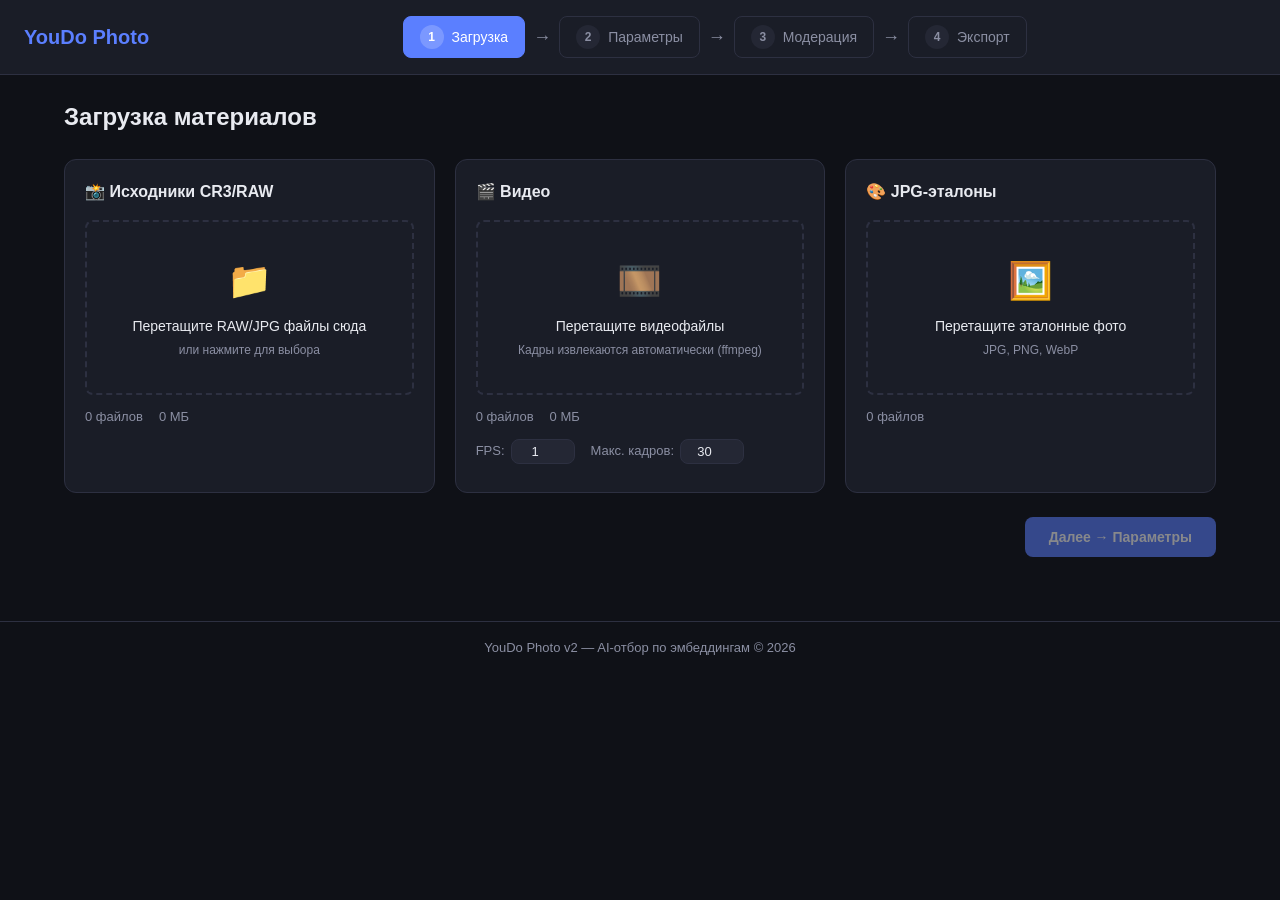
<file: frontend/index.html>
<!DOCTYPE html>
<html lang="ru">
<head>
  <meta charset="UTF-8">
  <meta name="viewport" content="width=device-width, initial-scale=1.0">
  <title>YouDo Photo — AI-отбор интерьерных фото</title>
  <link rel="stylesheet" href="css/style.css?v=8">
</head>
<body>
  <!-- Header -->
  <header class="header">
    <div class="logo">YouDo Photo</div>
    <nav class="steps-nav" id="stepsNav">
      <button class="step-btn active" data-step="1">
        <span class="step-num">1</span>
        <span class="step-label">Загрузка</span>
      </button>
      <div class="step-arrow">→</div>
      <button class="step-btn" data-step="2">
        <span class="step-num">2</span>
        <span class="step-label">Параметры</span>
      </button>
      <div class="step-arrow">→</div>
      <button class="step-btn" data-step="3">
        <span class="step-num">3</span>
        <span class="step-label">Модерация</span>
      </button>
      <div class="step-arrow">→</div>
      <button class="step-btn" data-step="4">
        <span class="step-num">4</span>
        <span class="step-label">Экспорт</span>
      </button>
    </nav>
  </header>

  <main class="main">

    <!-- ═══ Step 1: Загрузка ═══ -->
    <section class="step-panel active" id="step1">
      <h2>Загрузка материалов</h2>

      <div class="upload-grid">
        <!-- RAW/CR3 -->
        <div class="upload-block">
          <h3>📸 Исходники CR3/RAW</h3>
          <div class="dropzone" id="dropzoneRaw" data-accept=".cr3,.cr2,.nef,.arw,.raf,.rw2,.dng,.raw,.jpg,.jpeg,.png,.tiff,.tif,.bmp,.webp">
            <div class="dropzone-icon">📁</div>
            <p>Перетащите RAW/JPG файлы сюда</p>
            <span class="dropzone-hint">или нажмите для выбора</span>
            <input type="file" multiple accept=".cr3,.cr2,.nef,.arw,.raf,.rw2,.dng,.raw,.jpg,.jpeg,.png,.tiff,.tif,.bmp,.webp" class="hidden-file-input">
          </div>
          <div class="upload-info" id="rawInfo">
            <span class="file-count">0 файлов</span>
            <span class="file-size">0 МБ</span>
          </div>
          <div class="file-list" id="rawList"></div>
        </div>

        <!-- Видео -->
        <div class="upload-block">
          <h3>🎬 Видео</h3>
          <div class="dropzone" id="dropzoneVideo" data-accept=".mp4,.mov,.avi,.mkv,.webm,.m4v,.wmv,.flv,.3gp">
            <div class="dropzone-icon">🎞️</div>
            <p>Перетащите видеофайлы</p>
            <span class="dropzone-hint">Кадры извлекаются автоматически (ffmpeg)</span>
            <input type="file" multiple accept=".mp4,.mov,.avi,.mkv,.webm,.m4v,.wmv,.flv,.3gp" class="hidden-file-input">
          </div>
          <div class="upload-info" id="videoInfo">
            <span class="file-count">0 файлов</span>
            <span class="file-size">0 МБ</span>
          </div>
          <div class="video-options">
            <label>FPS: <input type="number" id="videoFps" value="1" min="0.2" max="5" step="0.2"></label>
            <label>Макс. кадров: <input type="number" id="videoMaxFrames" value="30" min="1" max="200"></label>
          </div>
          <div class="file-list" id="videoList"></div>
        </div>

        <!-- JPG эталоны -->
        <div class="upload-block">
          <h3>🎨 JPG-эталоны</h3>
          <div class="dropzone" id="dropzoneRef" data-accept=".jpg,.jpeg,.png,.webp">
            <div class="dropzone-icon">🖼️</div>
            <p>Перетащите эталонные фото</p>
            <span class="dropzone-hint">JPG, PNG, WebP</span>
            <input type="file" multiple accept=".jpg,.jpeg,.png,.webp" class="hidden-file-input">
          </div>
          <div class="upload-info" id="refInfo">
            <span class="file-count">0 файлов</span>
          </div>
          <div class="preview-grid" id="refPreview"></div>
        </div>
      </div>

      <div class="step-actions">
        <button class="btn btn-primary" id="btnToStep2" disabled>Далее → Параметры</button>
      </div>
    </section>

    <!-- ═══ Step 2: Параметры ═══ -->
    <section class="step-panel" id="step2">
      <h2>Параметры анализа</h2>

      <div class="params-grid">
        <div class="param-block">
          <h3>🔍 Критерии отбора</h3>

          <div class="param-row">
            <label>Порог сходства</label>
            <input type="range" min="50" max="99" value="75" id="paramThreshold">
            <span class="range-val" data-for="paramThreshold">75%</span>
          </div>

          <div class="param-row">
            <label>Top-K лучших</label>
            <input type="number" id="paramTopK" value="0" min="0" max="9999" placeholder="0 = все">
            <span class="param-hint">0 = без ограничений</span>
          </div>

          <div class="param-row">
            <label>Несколько эталонов</label>
            <select id="paramRefMethod">
              <option value="max">Максимум сходства</option>
              <option value="mean">Среднее сходство</option>
              <option value="weighted">Взвешенное (первый — основной)</option>
            </select>
          </div>
        </div>

        <div class="param-block">
          <h3>🧠 Модель AI</h3>

          <div class="param-row">
            <label>Модель эмбеддингов</label>
            <select id="paramModel">
              <option value="" selected>Авто (по RAM)</option>
              <option value="mobilenet_v3">MobileNetV3 (ultra-light, для free tier)</option>
              <option value="resnet50">ResNet50 (быстрый, базовый)</option>
              <option value="clip_vit_b32">CLIP ViT-B/32 (семантический)</option>
              <option value="openclip_vit_l14">OpenCLIP ViT-L/14 (★ лучшее, нужно ≥2GB RAM)</option>
              <option value="dinov2_vits14">DINOv2 ViT-S/14 (визуальное сходство)</option>
            </select>
          </div>

          <div class="param-row">
            <label>Макс. сторона (px)</label>
            <input type="number" id="paramMaxSide" value="512" min="256" max="4096" step="256">
          </div>
        </div>
      </div>

      <div class="step-actions">
        <button class="btn btn-secondary" id="btnBackTo1">← Назад</button>
        <button class="btn btn-primary" id="btnAnalyze">🔍 Запустить анализ</button>
      </div>

      <!-- Прогресс анализа -->
      <div class="analysis-progress" id="analysisProgress" hidden>
        <div class="progress-spinner"></div>
        <div class="progress-text" id="progressText">Подготовка...</div>
        <div class="progress-bar">
          <div class="progress-fill" id="progressFill"></div>
        </div>
      </div>
    </section>

    <!-- ═══ Step 3: Модерация ═══ -->
    <section class="step-panel" id="step3">
      <h2>Модерация</h2>

      <div class="moderation-toolbar">
        <div class="mod-stats" id="modStats">
          <span>Всего: <b id="statTotal">0</b></span>
          <span>Принято: <b id="statAccepted">0</b></span>
          <span>Отклонено: <b id="statRejected">0</b></span>
          <span>На проверке: <b id="statPending">0</b></span>
        </div>

        <div class="mod-filters">
          <button class="filter-btn active" data-filter="all">Все</button>
          <button class="filter-btn" data-filter="accepted">✅ Принятые</button>
          <button class="filter-btn" data-filter="rejected">❌ Отклонённые</button>
        </div>

        <div class="mod-threshold">
          <label>Изменить порог:</label>
          <input type="range" min="50" max="99" value="75" id="galleryThreshold">
          <span class="range-val" data-for="galleryThreshold">75%</span>
          <button class="btn btn-sm" id="btnApplyThreshold">Применить</button>
        </div>

        <div class="mod-actions">
          <button class="btn btn-secondary" id="btnBackTo2">← Параметры</button>
          <button class="btn btn-primary" id="btnGoToExport">📦 Скачать</button>
        </div>
      </div>

      <div class="analysis-summary" id="analysisSummary"></div>

      <div class="gallery" id="gallery">
        <div class="gallery-empty">
          <p>Запустите анализ на шаге 2</p>
        </div>
      </div>


    </section>

    <!-- ═══ Step 4: Экспорт ═══ -->
    <section class="step-panel" id="step4">
      <div class="export-header">
        <h2>Экспорт</h2>
        <div class="step-actions">
          <button class="btn btn-secondary" id="btnBackTo3">← Назад</button>
          <button class="btn btn-primary btn-export" id="btnExportZip">📦 Скачать ZIP</button>
          <button class="btn btn-secondary" id="btnExportJson">📄 Скачать JSON</button>
        </div>
      </div>

      <div class="analysis-summary" id="analysisSummaryExport"></div>

      <div class="export-grid">
        <div class="export-block">
          <h3>Настройки вывода</h3>
          <div class="param-row">
            <label>Формат</label>
            <select id="exportFormat">
              <option value="jpg">JPG</option>
              <option value="webp">WEBP</option>
              <option value="png">PNG</option>
            </select>
          </div>
          <div class="param-row">
            <label>Качество</label>
            <input type="range" min="1" max="100" value="90" id="exportQuality">
            <span class="range-val" data-for="exportQuality">90</span>
          </div>
          <label class="checkbox-row">
            <input type="checkbox" id="exportIncludeRejected">
            <span>Включить отклонённые</span>
          </label>
        </div>

        <div class="export-block">
          <h3>Итого</h3>
          <div class="export-summary" id="exportSummary">
            <div class="summary-row"><span>Принятых кадров:</span><b id="summaryAccepted">0</b></div>
            <div class="summary-row"><span>Всего кадров:</span><b id="summaryTotal">0</b></div>
            <div class="summary-row"><span>Лучший скор:</span><b id="summaryBest">—</b></div>
            <div class="summary-row"><span>Худший скор:</span><b id="summaryWorst">—</b></div>
          </div>
        </div>
      </div>

      <div class="export-preview-section" id="exportPreviewSection">
        <h3>Все фото — принято: <span id="exportPreviewCount">0</span></h3>
        <div class="export-preview-grid" id="exportPreviewGrid"></div>
      </div>
    </section>
  </main>

  <footer class="footer">
    <span>YouDo Photo v2 — AI-отбор по эмбеддингам © 2026</span>
  </footer>

  <script src="js/app.js"></script>
</body>
</html>
</file>
<file: frontend/css/style.css>
/* YouDo Photo v2 — Стили */
/* ===================== */

:root {
  --bg: #0f1117;
  --surface: #1a1d27;
  --surface-2: #242734;
  --border: #2d3041;
  --text: #e8eaf0;
  --text-muted: #8b8fa3;
  --primary: #5b7fff;
  --primary-hover: #7b99ff;
  --success: #22c55e;
  --danger: #ef4444;
  --warning: #f59e0b;
  --radius: 12px;
  --radius-sm: 8px;
}

* { margin: 0; padding: 0; box-sizing: border-box; }

body {
  font-family: -apple-system, BlinkMacSystemFont, 'Segoe UI', Roboto, sans-serif;
  background: var(--bg);
  color: var(--text);
  min-height: 100vh;
  line-height: 1.5;
}

/* ─── Header ─── */
.header {
  background: var(--surface);
  border-bottom: 1px solid var(--border);
  padding: 16px 24px;
  display: flex;
  align-items: center;
  gap: 24px;
  position: sticky;
  top: 0;
  z-index: 100;
}



.logo {
  font-size: 20px;
  font-weight: 700;
  color: var(--primary);
  white-space: nowrap;
}

.steps-nav {
  display: flex;
  align-items: center;
  gap: 8px;
  flex: 1;
  justify-content: center;
}

.step-btn {
  display: flex;
  align-items: center;
  gap: 8px;
  padding: 8px 16px;
  border: 1px solid var(--border);
  border-radius: var(--radius-sm);
  background: transparent;
  color: var(--text-muted);
  cursor: pointer;
  transition: all 0.2s;
  font-size: 14px;
}

.step-btn.active {
  background: var(--primary);
  color: white;
  border-color: var(--primary);
}

.step-btn.completed {
  background: var(--success);
  color: white;
  border-color: var(--success);
}

.step-num {
  width: 24px;
  height: 24px;
  border-radius: 50%;
  display: flex;
  align-items: center;
  justify-content: center;
  font-weight: 600;
  font-size: 12px;
  background: var(--surface-2);
}

.step-btn.active .step-num,
.step-btn.completed .step-num {
  background: rgba(255,255,255,0.2);
}

.step-arrow {
  color: var(--text-muted);
  font-size: 18px;
}

/* ─── Main ─── */
.main {
  max-width: 1200px;
  margin: 0 auto;
  padding: 24px;
}

.step-panel {
  display: none;
  animation: fadeIn 0.3s ease;
}

.step-panel.active { display: block; }

@keyframes fadeIn {
  from { opacity: 0; transform: translateY(10px); }
  to { opacity: 1; transform: translateY(0); }
}

.step-panel h2 {
  font-size: 24px;
  margin-bottom: 24px;
  color: var(--text);
}

/* ─── Upload Grid ─── */
.upload-grid {
  display: grid;
  grid-template-columns: repeat(auto-fit, minmax(340px, 1fr));
  gap: 20px;
  margin-bottom: 24px;
}

.upload-block {
  background: var(--surface);
  border: 1px solid var(--border);
  border-radius: var(--radius);
  padding: 20px;
}

.upload-block h3 {
  font-size: 16px;
  margin-bottom: 16px;
  color: var(--text);
}

.dropzone {
  border: 2px dashed var(--border);
  border-radius: var(--radius-sm);
  padding: 32px 16px;
  text-align: center;
  cursor: pointer;
  transition: all 0.2s;
  position: relative;
}

.dropzone:hover,
.dropzone.dragover {
  border-color: var(--primary);
  background: rgba(91, 127, 255, 0.05);
}

.dropzone-icon { font-size: 36px; margin-bottom: 8px; }
.dropzone p { color: var(--text); font-size: 14px; }
.dropzone-hint { color: var(--text-muted); font-size: 12px; }

.hidden-file-input {
  position: absolute;
  width: 0;
  height: 0;
  opacity: 0;
  pointer-events: none;
}

.upload-info {
  display: flex;
  gap: 16px;
  margin-top: 12px;
  font-size: 13px;
  color: var(--text-muted);
}

.file-list {
  margin-top: 8px;
  max-height: 120px;
  overflow-y: auto;
}

.file-list-item {
  display: flex;
  justify-content: space-between;
  padding: 4px 0;
  font-size: 12px;
  color: var(--text-muted);
  border-bottom: 1px solid var(--border);
}

.fname { overflow: hidden; text-overflow: ellipsis; white-space: nowrap; max-width: 70%; }
.fsize { white-space: nowrap; }

.video-options {
  display: flex;
  gap: 16px;
  margin-top: 12px;
  font-size: 13px;
  color: var(--text-muted);
}

.video-options label {
  display: flex;
  align-items: center;
  gap: 6px;
}

.video-options input {
  width: 64px;
  padding: 4px 8px;
  background: var(--surface-2);
  border: 1px solid var(--border);
  border-radius: var(--radius-sm);
  color: var(--text);
  font-size: 13px;
  text-align: center;
}

.preview-grid {
  display: flex;
  flex-wrap: wrap;
  gap: 8px;
  margin-top: 12px;
}

.preview-grid img {
  width: 64px;
  height: 64px;
  object-fit: cover;
  border-radius: var(--radius-sm);
  border: 2px solid transparent;
  cursor: pointer;
  transition: all 0.2s;
}

.preview-grid img.starred { border-color: var(--primary); }
.preview-grid img:hover { border-color: var(--primary-hover); }

/* ─── Parameters ─── */
.params-grid {
  display: grid;
  grid-template-columns: repeat(auto-fit, minmax(340px, 1fr));
  gap: 20px;
  margin-bottom: 24px;
}

.param-block {
  background: var(--surface);
  border: 1px solid var(--border);
  border-radius: var(--radius);
  padding: 20px;
}

.param-block h3 {
  font-size: 16px;
  margin-bottom: 16px;
}

.param-row {
  display: flex;
  align-items: center;
  gap: 12px;
  margin-bottom: 12px;
}

.param-row label {
  min-width: 160px;
  font-size: 14px;
  color: var(--text-muted);
}

.param-row input[type="range"] {
  flex: 1;
  accent-color: var(--primary);
}

.param-row input[type="number"],
.param-row select {
  flex: 1;
  padding: 8px 12px;
  background: var(--surface-2);
  border: 1px solid var(--border);
  border-radius: var(--radius-sm);
  color: var(--text);
  font-size: 14px;
}

.range-val {
  min-width: 48px;
  text-align: right;
  font-weight: 600;
  font-size: 14px;
  color: var(--primary);
}

.param-hint {
  font-size: 11px;
  color: var(--text-muted);
}

/* ─── Buttons ─── */
.step-actions {
  display: flex;
  gap: 12px;
  margin-top: 24px;
  justify-content: flex-end;
}

.btn {
  padding: 12px 24px;
  border: none;
  border-radius: var(--radius-sm);
  font-size: 14px;
  font-weight: 600;
  cursor: pointer;
  transition: all 0.2s;
}

.btn-primary {
  background: var(--primary);
  color: white;
}

.btn-primary:hover { background: var(--primary-hover); }
.btn-primary:disabled { opacity: 0.5; cursor: not-allowed; }

.btn-secondary {
  background: var(--surface-2);
  color: var(--text);
  border: 1px solid var(--border);
}

.btn-secondary:hover { background: var(--border); }

.btn-sm { padding: 8px 16px; font-size: 13px; }



.btn-export {
  font-size: 16px;
  padding: 14px 32px;
}

/* ─── Analysis Progress ─── */
.analysis-progress {
  text-align: center;
  padding: 40px 20px;
  margin-top: 24px;
  background: var(--surface);
  border-radius: var(--radius);
  border: 1px solid var(--border);
}

.progress-spinner {
  width: 48px;
  height: 48px;
  border: 4px solid var(--border);
  border-top: 4px solid var(--primary);
  border-radius: 50%;
  animation: spin 1s linear infinite;
  margin: 0 auto 16px;
}

@keyframes spin { to { transform: rotate(360deg); } }

.progress-text {
  font-size: 16px;
  color: var(--text);
  margin-bottom: 16px;
}

.progress-bar {
  width: 100%;
  height: 8px;
  background: var(--surface-2);
  border-radius: 4px;
  overflow: hidden;
}

.progress-fill {
  height: 100%;
  background: var(--primary);
  border-radius: 4px;
  transition: width 0.5s ease;
  width: 0%;
}

/* ─── Moderation ─── */
.moderation-toolbar {
  background: var(--surface);
  border: 1px solid var(--border);
  border-radius: var(--radius);
  padding: 16px 20px;
  margin-bottom: 16px;
  display: flex;
  flex-wrap: wrap;
  align-items: center;
  gap: 16px;
}

.mod-stats {
  display: flex;
  gap: 16px;
  font-size: 14px;
}

.mod-stats b { color: var(--primary); }

.mod-filters {
  display: flex;
  gap: 8px;
}

.filter-btn {
  padding: 6px 14px;
  border: 1px solid var(--border);
  border-radius: var(--radius-sm);
  background: transparent;
  color: var(--text-muted);
  font-size: 13px;
  cursor: pointer;
  transition: all 0.2s;
}

.filter-btn.active {
  background: var(--primary);
  color: white;
  border-color: var(--primary);
}

.mod-actions {
  display: flex;
  align-items: center;
  margin-left: auto;
}

.mod-threshold {
  display: flex;
  align-items: center;
  gap: 8px;
  font-size: 13px;
  color: var(--text-muted);
  margin-left: auto;
}

/* ─── Analysis Summary ─── */
.analysis-summary {
  margin-bottom: 16px;
}

.summary-card {
  display: flex;
  flex-wrap: wrap;
  gap: 16px;
  background: var(--surface);
  border: 1px solid var(--border);
  border-radius: var(--radius);
  padding: 16px 20px;
}

.summary-stat {
  text-align: center;
  min-width: 80px;
}

.stat-num {
  display: block;
  font-size: 24px;
  font-weight: 700;
  color: var(--text);
}

.stat-label {
  font-size: 11px;
  color: var(--text-muted);
  text-transform: uppercase;
}

.summary-stat.accepted .stat-num { color: var(--success); }
.summary-stat.rejected .stat-num { color: var(--danger); }

/* ─── Gallery ─── */
.gallery {
  display: grid;
  grid-template-columns: repeat(auto-fill, minmax(150px, 1fr));
  gap: 12px;
  margin-bottom: 24px;
}

.gallery-empty {
  grid-column: 1 / -1;
  text-align: center;
  padding: 48px;
  color: var(--text-muted);
}

.gallery-empty-hint {
  margin-top: 12px;
  font-size: 14px;
  color: var(--warning, #ff9800);
}

.card-img {
  width: 100%;
  aspect-ratio: 1 / 1;
  object-fit: cover;
  display: block;
  background: var(--surface-2);
}

.card-img-placeholder {
  width: 100%;
  aspect-ratio: 1 / 1;
  display: flex;
  align-items: center;
  justify-content: center;
  flex-direction: column;
  gap: 6px;
  background: var(--surface-2);
  color: var(--text-muted);
  font-size: 12px;
}

.gallery-card {
  background: var(--surface);
  border: 2px solid var(--border);
  border-radius: var(--radius-sm);
  overflow: hidden;
  cursor: pointer;
  position: relative;
  width: 100%;
  min-width: 0;
}

.gallery-card:hover { border-color: var(--primary); transform: translateY(-2px); }
.gallery-card.accepted { border-color: var(--success); }
.gallery-card.rejected { border-color: var(--danger); opacity: 0.7; }

.card-score-bar {
  padding: 4px 8px;
  font-size: 13px;
  font-weight: 700;
  text-align: center;
}

.card-score-bar.high { background: var(--success); color: white; }
.card-score-bar.mid { background: var(--warning); color: #000; }
.card-score-bar.low { background: var(--danger); color: white; }

.card-info {
  padding: 8px 10px;
}

.card-rank {
  font-size: 13px;
  font-weight: 700;
  color: var(--primary);
  margin-right: 6px;
}

.card-fname {
  font-size: 11px;
  color: var(--text-muted);
  overflow: hidden;
  text-overflow: ellipsis;
  white-space: nowrap;
}



/* ─── Fullscreen Viewer ─── */


/* ─── Export ─── */
.export-header {
  display: flex;
  align-items: center;
  justify-content: space-between;
  margin-bottom: 24px;
}

.export-header h2 {
  margin-bottom: 0;
}

.export-header .step-actions {
  margin-top: 0;
}

.export-grid {
  display: grid;
  grid-template-columns: repeat(auto-fit, minmax(300px, 1fr));
  gap: 20px;
  margin-bottom: 24px;
}

.export-block {
  background: var(--surface);
  border: 1px solid var(--border);
  border-radius: var(--radius);
  padding: 20px;
}

.export-block h3 { margin-bottom: 16px; }

.export-summary { display: flex; flex-direction: column; gap: 8px; }

.summary-row {
  display: flex;
  justify-content: space-between;
  font-size: 14px;
}

.summary-row b { color: var(--primary); }

.checkbox-row {
  display: flex;
  align-items: center;
  gap: 8px;
  font-size: 14px;
  color: var(--text-muted);
  cursor: pointer;
  margin-top: 12px;
}

.checkbox-row input { accent-color: var(--primary); }

.export-preview-section {
  margin-bottom: 24px;
}

.export-preview-section h3 {
  margin-bottom: 12px;
  font-size: 16px;
}

.export-preview-grid {
  display: flex;
  flex-wrap: wrap;
  gap: 8px;
}

.export-preview-card {
  background: var(--surface);
  border: 2px solid var(--border);
  border-radius: var(--radius-sm);
  padding: 8px 12px;
  text-align: center;
  min-width: 120px;
  overflow: hidden;
  transition: all 0.2s;
}

.export-preview-card.accepted {
  border-color: var(--success);
}

.export-preview-card.rejected {
  border-color: var(--danger);
  opacity: 0.6;
}

.export-card-thumb {
  width: 100%;
  height: 80px;
  background-size: cover;
  background-position: center;
  background-repeat: no-repeat;
  border-radius: 4px;
  margin-bottom: 6px;
}

.export-card-thumb-placeholder {
  width: 100%;
  height: 80px;
  display: flex;
  align-items: center;
  justify-content: center;
  background: var(--surface-2);
  border-radius: 4px;
  margin-bottom: 6px;
  color: var(--text-muted);
  font-size: 12px;
}

.export-card-score {
  font-size: 18px;
  font-weight: 700;
  color: var(--success);
}

.export-card-name {
  font-size: 11px;
  color: var(--text-muted);
  overflow: hidden;
  text-overflow: ellipsis;
  white-space: nowrap;
}

.export-card-rank {
  font-size: 11px;
  color: var(--primary);
}

/* ─── Footer ─── */
.footer {
  text-align: center;
  padding: 16px;
  color: var(--text-muted);
  font-size: 13px;
  border-top: 1px solid var(--border);
  margin-top: 40px;
}

/* ─── Responsive ─── */
@media (max-width: 768px) {
  .header { flex-direction: column; gap: 12px; }
  .steps-nav { flex-wrap: wrap; justify-content: center; }
  .step-label { display: none; }
  .upload-grid, .params-grid, .export-grid { grid-template-columns: 1fr; }
  .gallery { grid-template-columns: repeat(auto-fill, minmax(140px, 1fr)); }

  .export-header { flex-direction: column; gap: 12px; align-items: flex-start; }
}
</file>
